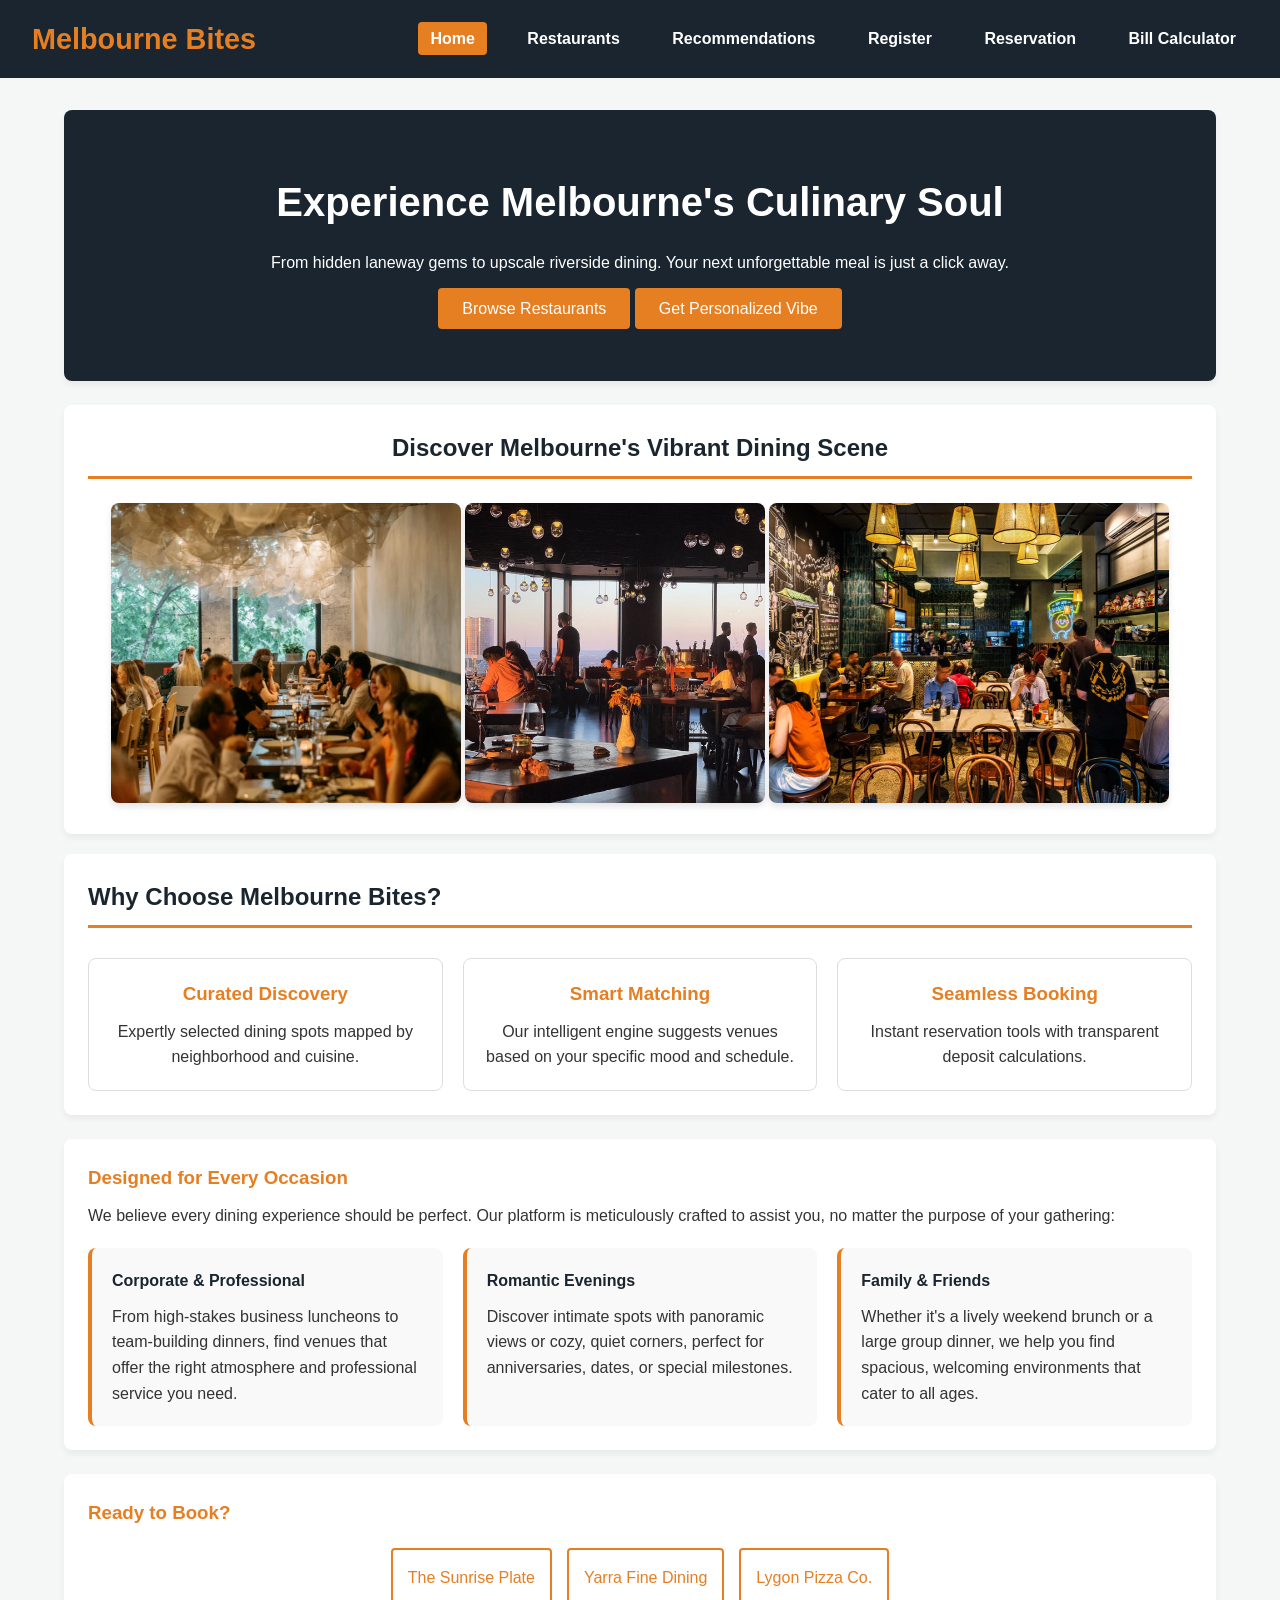
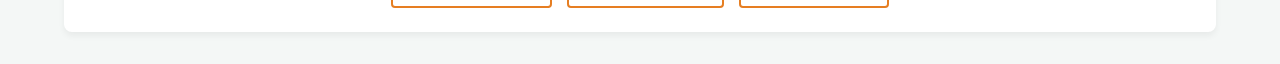
<file: index.html>
<!DOCTYPE html>
<html lang="en">
<head>
    <meta charset="UTF-8">
    <meta name="description" content="Web development">
    <meta name="keywords" content="HTML Markup">
    <meta name="author" content="Ramika Pietersz">
    <meta name="viewport" content="width=device-width, initial-scale=1.0">
    <title>Melbourne Bites | Discover & Dine</title>
    
    <!-- Link to external CSS stylesheet -->    
    <link rel="stylesheet" href="css/style.css">
</head>
<body>
    <header>
        <h1>Melbourne Bites</h1>
        <!-- Navigation menu -->
        <nav>
            <a href="index.html" class="active">Home</a>
            <a href="restaurants.html">Restaurants</a>
            <a href="recommendation.html">Recommendations</a>
            <a href="register.html">Register</a>
            <a href="reservation.html">Reservation</a>
            <a href="calculator.html">Bill Calculator</a>
            
        </nav>
    </header>
    
    <main>
        <section class="hero">
            <h1 headingoffset="0">Experience Melbourne's Culinary Soul</h1>
            <p>From hidden laneway gems to upscale riverside dining. Your next unforgettable meal is just a click away.</p>
            <!-- Call-to-action buttons -->
            <div class="hero-actions">
                <a href="restaurants.html" class="btn-primary">Browse Restaurants</a>
                <a href="recommend.html" class="btn-secondary">Get Personalized Vibe</a>
            </div>
        </section>

        <!-- Image gallery section -->
        <section style="text-align: center; margin: 20px 0;">
            <h2>Discover Melbourne's Vibrant Dining Scene</h2>
            <img src="images/homeimage.jpeg" alt="Lively dining atmosphere inside a Melbourne restaurant" style="max-width: 350px; height: 300px; border-radius: 8px; box-shadow: 0 4px 6px rgba(0,0,0,0.1);">
            <img src="images/homeimage1.jpeg" alt="Lively dining atmosphere inside a Melbourne restaurant" style="max-width: 400px; height: 300px; border-radius: 8px; box-shadow: 0 4px 6px rgba(0,0,0,0.1);">
            <img src="images/homeimage2.jpeg" alt="Lively dining atmosphere inside a Melbourne restaurant" style="max-width: 400px; height: 300px; border-radius: 8px; box-shadow: 0 4px 6px rgba(0,0,0,0.1);">
        </section>

        <!-- Features section highlighting key benefits -->
        <section class="features">
            <h2>Why Choose Melbourne Bites?</h2>
            <div class="feature-grid">
                <div class="feature-card">
                    <h3>Curated Discovery</h3>
                    <p>Expertly selected dining spots mapped by neighborhood and cuisine.</p>
                </div>
                <div class="feature-card">
                    <h3>Smart Matching</h3>
                    <p>Our intelligent engine suggests venues based on your specific mood and schedule.</p>
                </div>
                <div class="feature-card">
                    <h3>Seamless Booking</h3>
                    <p>Instant reservation tools with transparent deposit calculations.</p>
                </div>
            </div>
        </section>

        <section class="audience">
            <h3>Designed for Every Occasion</h3>
            <p>We believe every dining experience should be perfect. Our platform is meticulously crafted to assist you, no matter the purpose of your gathering:</p>
            
            <div class="occasion-grid">
                <div class="occasion-item">
                    <h4>Corporate & Professional</h4>
                    <p>From high-stakes business luncheons to team-building dinners, find venues that offer the right atmosphere and professional service you need.</p>
                </div>
                <div class="occasion-item">
                    <h4>Romantic Evenings</h4>
                    <p>Discover intimate spots with panoramic views or cozy, quiet corners, perfect for anniversaries, dates, or special milestones.</p>
                </div>
                <div class="occasion-item">
                    <h4>Family & Friends</h4>
                    <p>Whether it's a lively weekend brunch or a large group dinner, we help you find spacious, welcoming environments that cater to all ages.</p>
                </div>
            </div>
        </section>

        <section class="quick-book">
            <h3>Ready to Book?</h3>
            <!-- Links to reservation page with query parameters -->
            <div class="quick-book-grid">
                <a href="reservation.html?restaurant=sunrise">The Sunrise Plate</a>
                <a href="reservation.html?restaurant=yarra">Yarra Fine Dining</a>
                <a href="reservation.html?restaurant=lygon">Lygon Pizza Co.</a>
            </div>
        </section>
    </main>

    <script src="https://code.jquery.com/jquery-3.7.1.min.js"></script>
    <script src="js/script.js"></script>
</body>
</html>
</file>
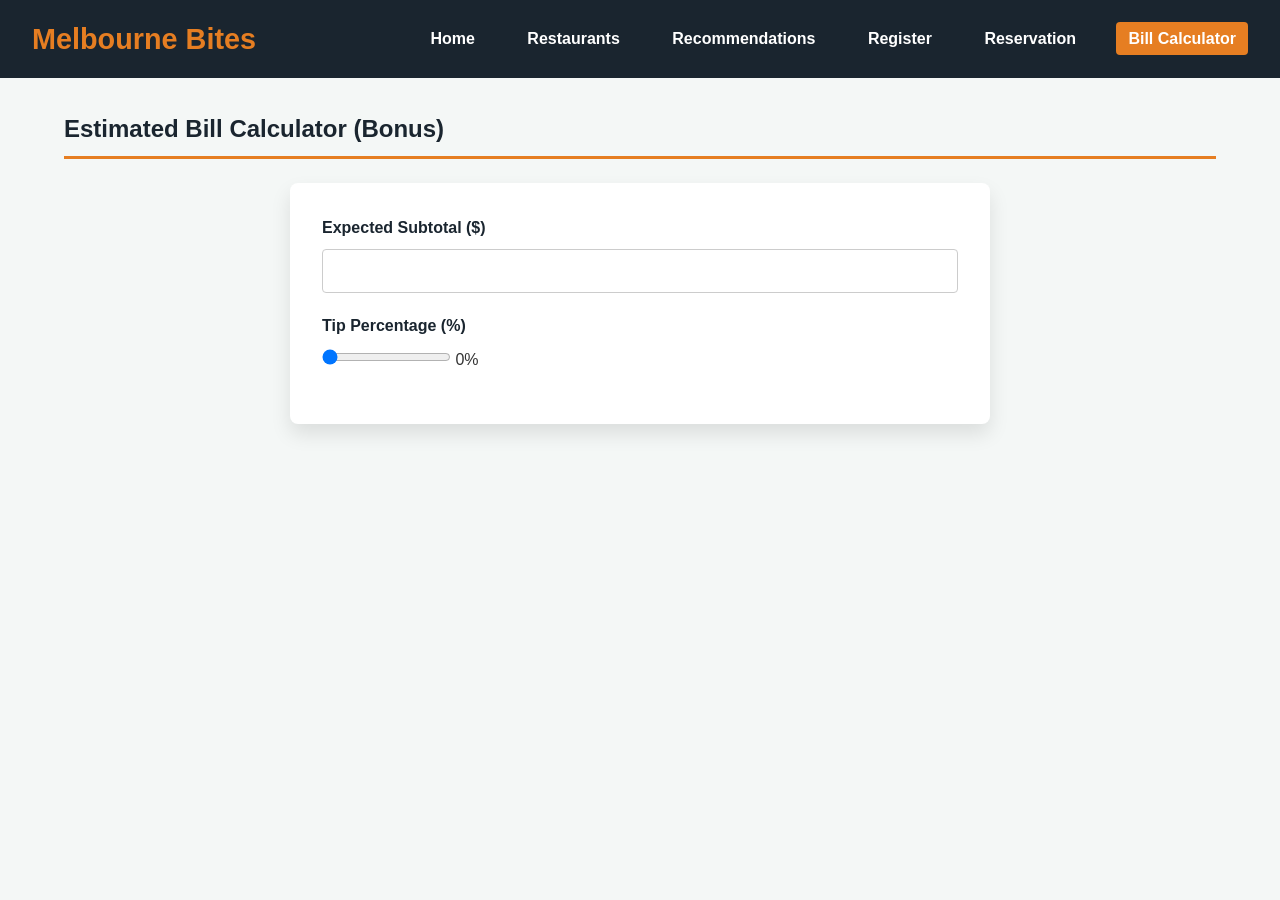
<file: calculator.html>
<!DOCTYPE html>
<html lang="en">
<head>
    <meta charset="UTF-8">
    <meta name="description" content="Web development">
    <meta name="keywords" content="HTML Markup">
    <meta name="author" content="Ramika Pietersz">
    <meta name="viewport" content="width=device-width, initial-scale=1.0">
    <title>Bill Calculator | Melbourne Bites</title>
    <!-- Link to external CSS stylesheet -->
    <link rel="stylesheet" href="css/style.css">
</head>
<body>
    <header>
    <h1>Melbourne Bites</h1>
    <nav>
        <!-- Navigation menu -->
        <a href="index.html">Home</a>
        <a href="restaurants.html">Restaurants</a>
        <a href="recommendation.html">Recommendations</a>
        <a href="register.html">Register</a>
        <a href="reservation.html">Reservation</a>
        <a href="calculator.html">Bill Calculator</a>
        
    </nav>
    </header>
    <main>
        <h2>Estimated Bill Calculator (Bonus)</h2>
        <!-- Form for bill calculation -->
        <form id="calcForm">

            <!-- Subtotal input field -->
            <div class="form-group">
                <label for="subtotal">Expected Subtotal ($)</label>
                <input type="number" id="subtotal" min="0" step="1" required>
            </div>

            <!-- Tip percentage slider -->
            <div class="form-group">
                <label for="tip">Tip Percentage (%)</label>
                <input type="range" id="tip" min="0" max="30" value="0">
                <!-- Displays selected tip value -->
                <span id="tipVal">0%</span>
            </div>
            <p id="calcResult" style="margin-top: 15px; font-weight: bold; font-size: 1.2rem;"></p>
        </form>
    </main>

    <!-- Link to JavaScript file for calculator functionality -->
    <script src="js/script.js"></script>
</body>
</html>
</file>
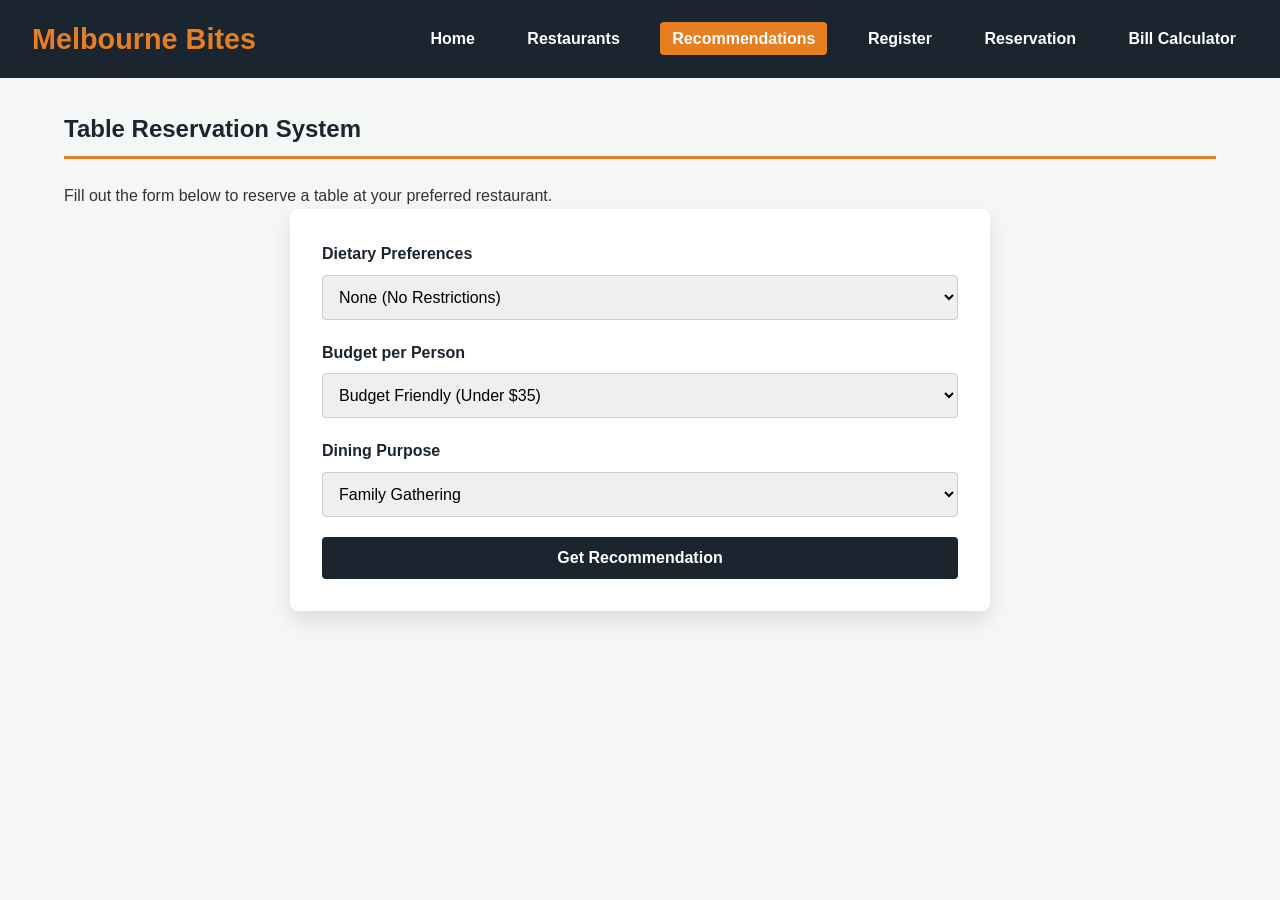
<file: recommendation.html>
<!DOCTYPE html>
<html lang="en">
<head>
    <meta charset="UTF-8">
    <meta name="description" content="Web development">
    <meta name="keywords" content="HTML Markup">
    <meta name="author" content="Ramika Pietersz">
    <meta name="viewport" content="width=device-width, initial-scale=1.0">
    <title>Recommendations | Melbourne Bites</title>
    <!-- Link to external CSS stylesheet -->
    <link rel="stylesheet" href="css/style.css">
</head>
<body>
    <header>
        <h1>Melbourne Bites</h1>
        <nav>
            <!-- Navigation menu -->
            <a href="index.html">Home</a>
            <a href="restaurants.html">Restaurants</a>
            <a href="recommendation.html">Recommendations</a>
            <a href="register.html">Register</a>
            <a href="reservation.html">Reservation</a>
            <a href="calculator.html">Bill Calculator</a>
            
        </nav>
    </header>
    <main>

        <!-- Page heading and description -->
        <h2>Table Reservation System</h2>
        <p>Fill out the form below to reserve a table at your preferred restaurant.</p>

        <!-- Form used to collect user preferences -->
        <form id="reservationForm" action="http://mercury.swin.edu.au/it000000/cos10005/regtest.php" method="POST">
            <!-- Error display area for validation feedback -->
            <div id="resErrorBox" class="error-box">
                <strong>Please fix the highlighted reservation requirements:</strong>
                <ul id="resErrorList"></ul>
            </div>

            <!-- Dietary preference selection -->
            <div class="form-group">
                <label for="dietPref">Dietary Preferences</label>
                <select id="dietPref">
                    <option value="None">None (No Restrictions)</option>
                    <option value="Vegan">Vegan (Strictly Plant-Based)</option>
                    <option value="Halal">Halal Friendly</option>
                </select>
            </div>

            <!-- Budget selection -->
            <div class="form-group">
                <label for="budgetRange">Budget per Person</label>
                <select id="budgetRange">
                    <option value="low">Budget Friendly (Under $35)</option>
                    <option value="mid">Moderate Dining ($35 - $60)</option>
                    <option value="high">Premium / Fine Dining ($60+)</option>
                </select>
            </div>

            <!-- Purpose of dining -->
            <div class="form-group">
                <label for="diningPurpose">Dining Purpose</label>
                <select id="diningPurpose">
                    <option value="Family">Family Gathering</option>
                    <option value="Date">Romantic Date Night</option>
                    <option value="Business">Business / Professional Luncheon</option>
                </select>
            </div>

            <!-- Button that triggers recommendation logic (JavaScript) -->
            <button type="button" id="getRecommendationBtn">Get Recommendation</button>
        </form>

        <!-- Output box where recommendation result is displayed -->
        <div id="recommendationResultBox" style="display:none; margin: 2rem auto; max-width: 700px; padding: 1.5rem; background: #fff; border-left: 5px solid var(--accent-orange); border-radius: 4px; box-shadow: var(--shadow-medium); text-align: center;">
            <h3 id="recTitle" style="margin-bottom: 10px; color: var(--primary-navy);">Your Restaurant Recommendation:</h3>
            <p id="recText" style="margin-bottom: 15px;"></p>
            <a id="recLink" href="#" style="display: inline-block; background: var(--accent-orange); color:#fff; padding: 10px 20px; text-decoration: none; font-weight: bold; border-radius: 4px;">Select and Book Now</a>
        </div>
    </main>
    <script src="js/script.js"></script>
</body>
</html>
</file>
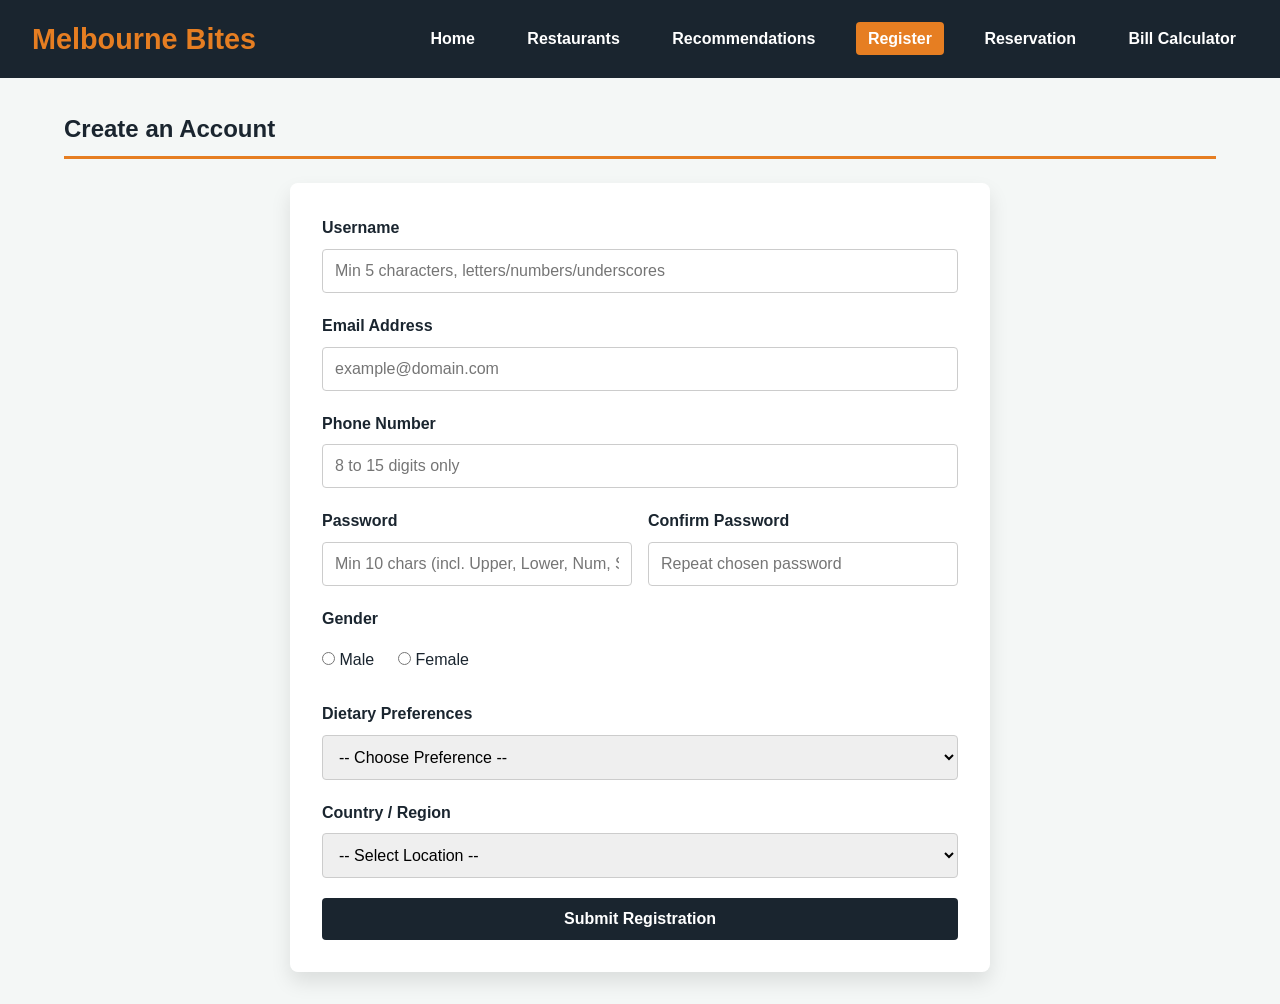
<file: register.html>
<!DOCTYPE html>
<html lang="en">
<head>
    <meta charset="UTF-8">
    <meta name="description" content="Web development">
    <meta name="keywords" content="HTML Markup">
    <meta name="author" content="Ramika Pietersz">
    <meta name="viewport" content="width=device-width, initial-scale=1.0">
    <title>Register | Melbourne Bites</title>
    <!-- Link to external CSS stylesheet -->
    <link rel="stylesheet" href="css/style.css">
</head>
<body>
    <header>
        <h1>Melbourne Bites</h1>
        <nav>
            <!-- Navigation menu -->
            <a href="index.html">Home</a>
            <a href="restaurants.html">Restaurants</a>
            <a href="recommendation.html">Recommendations</a>
            <a href="register.html">Register</a>
            <a href="reservation.html">Reservation</a>
            <a href="calculator.html">Bill Calculator</a>
            
        </nav>
    </header>
    <main>
        <h2>Create an Account</h2>
        
        <!-- Registration form (submitted using POST method) -->
        <form id="registerForm" action="http://mercury.swin.edu.au/it000000/cos10005/regtest.php" method="POST">
            <!-- Error display area for validation messages -->
            <div id="regErrorBox" class="error-box">
                <strong>Please resolve the following entry violations:</strong>
                <ul id="regErrorList"></ul>
            </div>
            
            <!-- Username input -->
            <div class="form-group">
                <label for="regUser">Username</label>
                <input type="text" name="username" id="regUser" placeholder="Min 5 characters, letters/numbers/underscores">
            </div>

            <!-- Email input -->
            <div class="form-group">
                <label for="regEmail">Email Address</label>
                <input type="email" name="email" id="regEmail" placeholder="example@domain.com">
            </div>

            <!-- Phone number input -->
            <div class="form-group">
                <label for="regPhone">Phone Number</label>
                <input type="tel" name="phone" id="regPhone" placeholder="8 to 15 digits only">
            </div>

            <!-- Password and confirmation fields-->
            <div class="form-row">
                <div class="form-group">
                    <label for="regPwd">Password</label>
                    <input type="password" name="password" id="regPwd" placeholder="Min 10 chars (incl. Upper, Lower, Num, Special)">
                </div>
                <div class="form-group">
                    <label for="regConfirm">Confirm Password</label>
                    <input type="password" id="regConfirm" placeholder="Repeat chosen password">
                </div>
            </div>

             <!-- Gender selection (radio buttons) -->
            <div class="form-group">
                <label>Gender</label>
                <div class="radio-group">
                    <label><input type="radio" name="gender" value="Male" id="genderM"> Male</label>
                    <label><input type="radio" name="gender" value="Female" id="genderF"> Female</label>
                </div>
            </div>

            <!-- Dietary preference dropdown -->
            <div class="form-group">
                <label for="regDiet">Dietary Preferences</label>
                <select name="dietary" id="regDiet">
                    <option value="">-- Choose Preference --</option>
                    <option value="None">None</option>
                    <option value="Vegan">Vegan</option>
                    <option value="Halal">Halal</option>
                </select>
            </div>

            <!-- Country / Region dropdown -->
            <div class="form-group">
                <label for="regCountry">Country / Region</label>
                <select name="country" id="regCountry">
                    <option value="">-- Select Location --</option>
                    <option value="Australia">Australia</option>
                    <option value="Sri Lanka">Sri Lanka</option>
                    <option value="New Zealand">New Zealand</option>
                    <option value="Other">Other</option>
                </select>
            </div>
            <button type="submit">Submit Registration</button>
        </form>
    </main>
    <script src="js/script.js"></script>
</body>
</html>
</file>
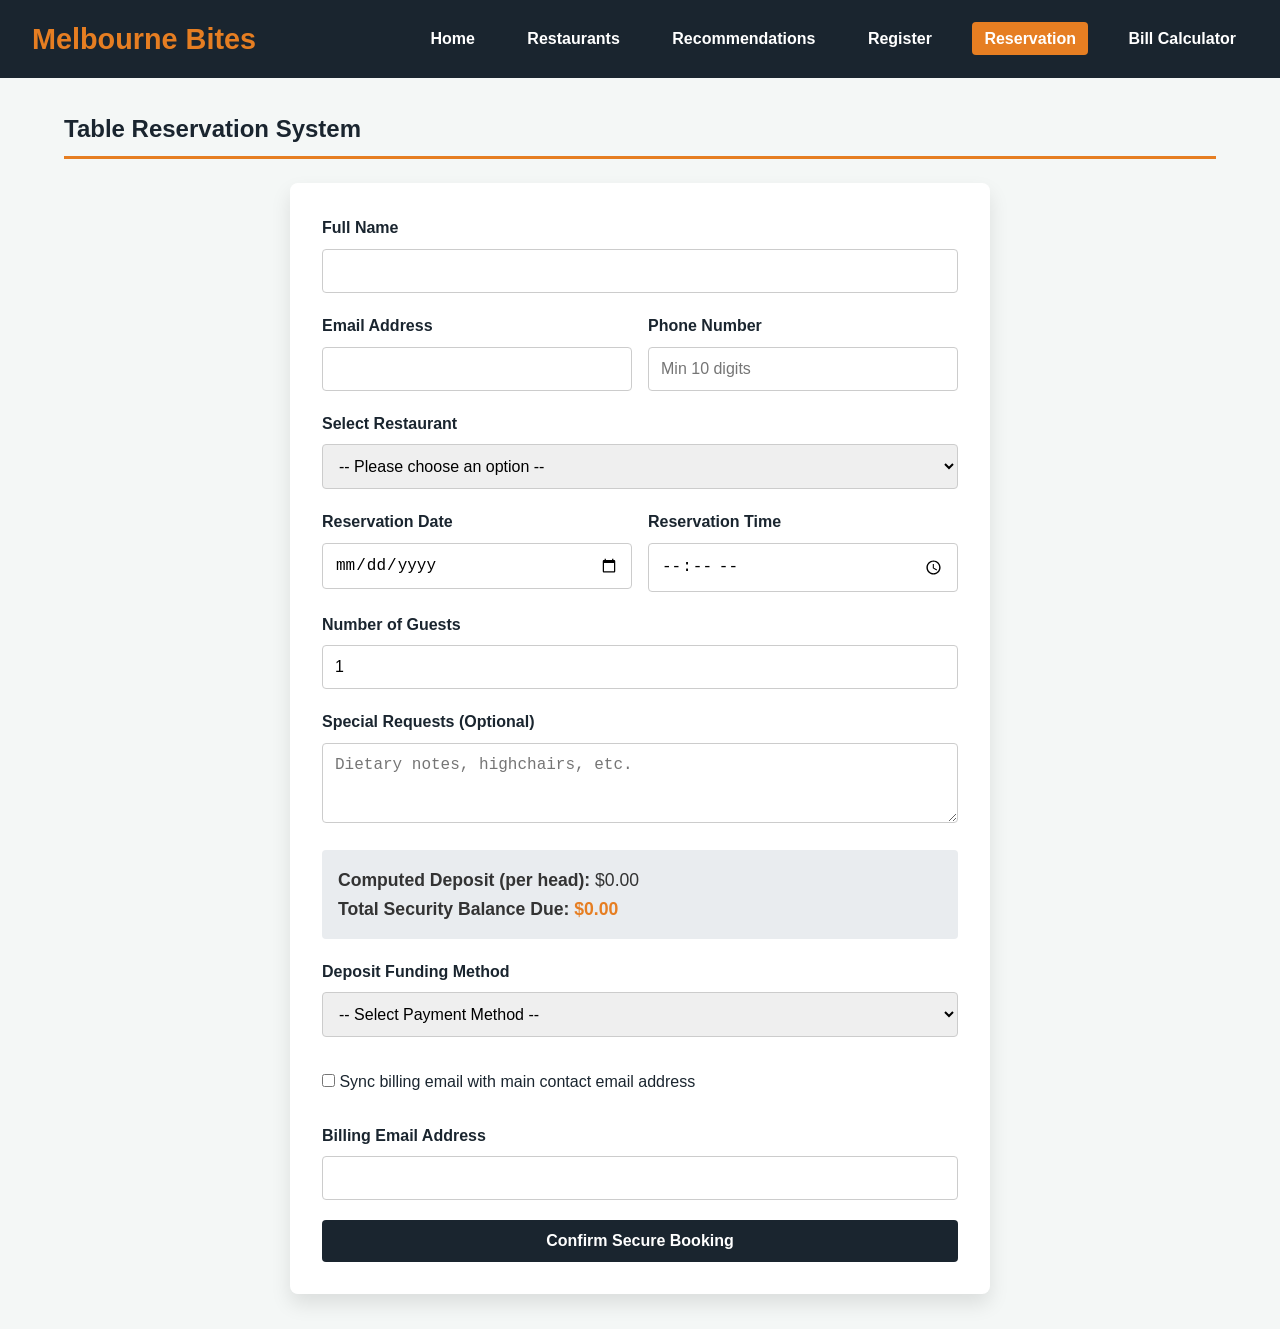
<file: reservation.html>
<!DOCTYPE html>
<html lang="en">
<head>
    <meta charset="UTF-8">
    <meta name="description" content="Web development">
    <meta name="keywords" content="HTML Markup">
    <meta name="author" content="Ramika Pietersz">
    <meta name="viewport" content="width=device-width, initial-scale=1.0">
    <title>Reserve | Melbourne Bites</title>
    <!-- Link to external CSS stylesheet -->
    <link rel="stylesheet" href="css/style.css">
</head>
<body>
    <header>
        <h1>Melbourne Bites</h1>
        <nav>
            <!-- Navigation menu -->
            <a href="index.html">Home</a>
            <a href="restaurants.html">Restaurants</a>
            <a href="recommendation.html">Recommendations</a>
            <a href="register.html">Register</a>
            <a href="reservation.html">Reservation</a>
            <a href="calculator.html">Bill Calculator</a>
            
        </nav>
    </header>
    <main>
        <h2>Table Reservation System</h2>
        
        <!-- Reservation form with POST method -->
        <form id="reservationForm" action="http://mercury.swin.edu.au/it000000/cos10005/regtest.php" method="POST">
            <!-- Error message box for validation -->
            <div id="resErrorBox" class="error-box">
                <strong>Please fix the highlighted reservation requirements:</strong>
                <!-- List to display validation errors -->
                <ul id="resErrorList"></ul>
            </div>

            <div class="form-group">
                <label for="resName">Full Name</label>
                <input type="text" name="fullname" id="resName">
            </div>
            <div class="form-row">
                <div class="form-group">
                    <label for="resEmail">Email Address</label>
                    <input type="email" name="email" id="resEmail">
                </div>
                <div class="form-group">
                    <label for="resPhone">Phone Number</label>
                    <input type="tel" name="phone" id="resPhone" placeholder="Min 10 digits">
                </div>
            </div>

            <!-- Restaurant selection dropdown -->
            <div class="form-group">
                <label for="restaurantSelect">Select Restaurant</label>
                <select name="restaurant" id="restaurantSelect">
                    <option value="">-- Please choose an option --</option>
                    <!-- Restaurant options with deposit details -->
                    <option value="sunrise">The Sunrise Plate (CBD) - $10.00 deposit/head</option>
                    <option value="yarra">Yarra Fine Dining (Southbank) - $25.00 deposit/head</option>
                    <option value="lygon">Lygon Pizza Co. (Carlton) - $15.00 deposit/head</option>
                    <option value="fitzroy">Fitzroy Vegan Kitchen (Fitzroy) - $12.00 deposit/head</option>
                    <option value="stkilda">St Kilda Seafood (St Kilda) - $20.00 deposit/head</option>
                    <option value="chinatown">Chinatown Dumplings (CBD) - $10.00 deposit/head</option>
                </select>
            </div>

            <!-- Date and time row -->
            <div class="form-row">
                <div class="form-group">
                    <label for="resDate">Reservation Date</label>
                    <input type="date" name="date" id="resDate">
                </div>

                <!-- Time input -->
                <div class="form-group">
                    <label for="resTime">Reservation Time</label>
                    <input type="time" name="time" id="resTime">
                </div>
            </div>

            <!-- Number of guests -->
            <div class="form-group">
                <label for="resGuests">Number of Guests</label>
                <input type="number" name="guests" id="resGuests" min="1" value="1">
            </div>

            <!-- Special request textarea -->
            <div class="form-group">
                <label for="resRequest">Special Requests (Optional)</label>
                <textarea name="requests" id="resRequest" rows="3" placeholder="Dietary notes, highchairs, etc."></textarea>
            </div>
            
            <!-- Section showing calculated deposit -->
            <div class="form-group" style="background:#e9ecef; padding:1rem; border-radius:4px; font-size:1.1rem;">
                <p><strong>Computed Deposit (per head): </strong> <span id="perHeadDisplay">$0.00</span></p>
                <p><strong>Total Security Balance Due: </strong> <span id="totalDepositDisplay" style="color:var(--accent-orange); font-weight:bold;">$0.00</span></p>
            </div>

            <!-- Payment method selection -->
            <div class="form-group">
                <label for="paymentMethod">Deposit Funding Method</label>
                <select name="payment_method" id="paymentMethod">
                    <option value="none">-- Select Payment Method --</option>
                    <option value="Online">Online Credit Card Payment</option>
                    <option value="Voucher">Prepaid Business Voucher</option>
                </select>
            </div>

            <!-- Voucher input section (hidden by default) -->
            <div id="voucherSection" class="conditional-field" style="display:none;">
                <label for="voucherCode">12-Digit Voucher Code</label>
                <input type="text" name="voucher_code" id="voucherCode"
                    placeholder="Enter exactly 12 numeric digits" maxlength="12">
            </div>

                <!-- Card details section (hidden by default) -->
            <div id="cardSection" style="display:none;">
                <label>Select Card Type:</label>
                <div class="radio-group">

                    <!-- Visa/MasterCard option -->
                    <input type="radio" name="cardType" value="visa" id="visaRadio"> 
                    <label for="visaRadio">Visa/MC</label>

                    <!-- American Express option -->                    
                    <input type="radio" name="cardType" value="amex" id="amexRadio"> 
                    <label for="amexRadio">Amex</label>
                </div>
                
                <!-- Card number input -->
                <input type="text" id="cardNum" placeholder="Insert card number">
            </div>

            <!-- Checkbox to sync billing email -->
            <div class="form-group" style="margin-top:1.5rem;">
                <div class="checkbox-group">
                    <label><input type="checkbox" id="sameAsEmail"> Sync billing email with main contact email address</label>
                </div>
            </div>

            <!-- Billing email input -->
            <div class="form-group">
                <label for="billingEmail">Billing Email Address</label>
                <input type="email" name="billing_email" id="billingEmail">
            </div>

            <!-- Submit button -->
            <button type="submit">Confirm Secure Booking</button>
        </form>
    </main>
    <script src="js/script.js"></script>
</body>
</html>
</file>
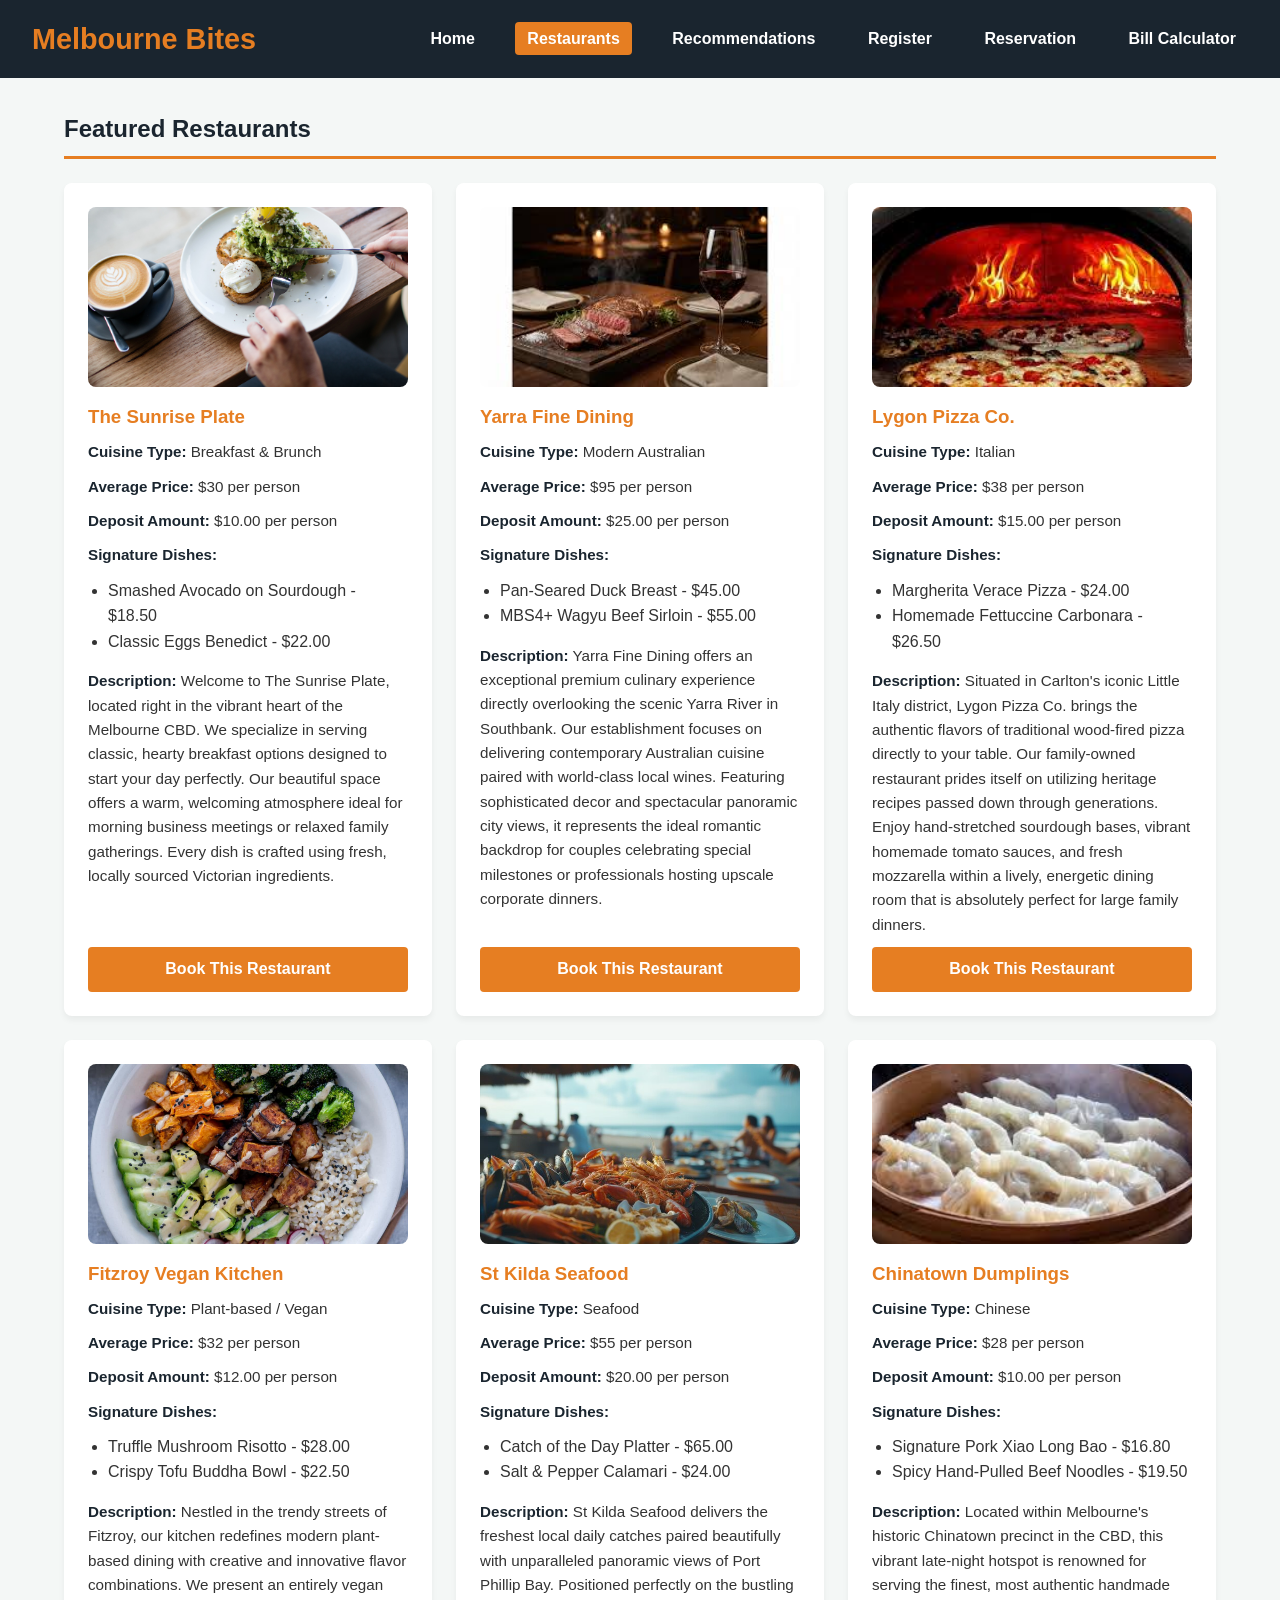
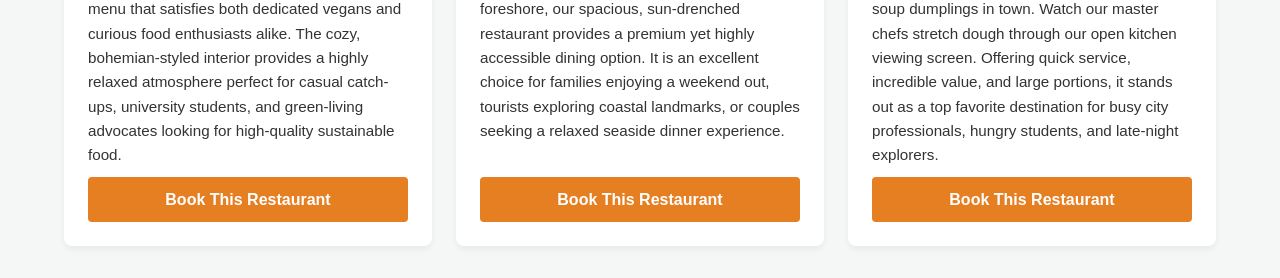
<file: restaurants.html>
<!DOCTYPE html>
<html lang="en">
<head>
    <meta charset="UTF-8">
    <meta name="description" content="Web development">
    <meta name="keywords" content="HTML Markup">
    <meta name="author" content="Ramika Pietersz">
    <meta name="viewport" content="width=device-width, initial-scale=1.0">
    <title>Restaurants | Melbourne Bites</title>
    <!-- Link to external CSS stylesheet -->
    <link rel="stylesheet" href="css/style.css">
</head>
<body>
    <header>
        <h1>Melbourne Bites</h1>
        <nav>
            <!-- Navigation menu -->
            <a href="index.html">Home</a>
            <a href="restaurants.html">Restaurants</a>
            <a href="recommendation.html">Recommendations</a>
            <a href="register.html">Register</a>
            <a href="reservation.html">Reservation</a>
            <a href="calculator.html">Bill Calculator</a>
            
        </nav>
    </header>
    <main>
        <h2>Featured Restaurants</h2>
        <!-- Grid container holding all restaurant cards -->
        <div class="restaurant-grid">
            
            <!-- Individual restaurant card -->
            <article class="restaurant-card">
                <img src="images/sunrise.jpg" alt="Smashed avocado and breakfast spreads on wooden table" style="width: 100%; height: 180px; object-fit: cover; border-radius: 8px; margin-bottom: 15px;">
               
                <!-- Restaurant name -->
                <h3>The Sunrise Plate</h3>
                <!-- Key details -->
                <p><strong>Cuisine Type:</strong> Breakfast & Brunch</p>
                <p><strong>Average Price:</strong> $30 per person</p>
                <p><strong>Deposit Amount:</strong> $10.00 per person</p>
                <!-- Menu highlights -->
                <p><strong>Signature Dishes:</strong></p>
                <ul>
                    <li>Smashed Avocado on Sourdough - $18.50</li>
                    <li>Classic Eggs Benedict - $22.00</li>
                </ul>

                <!-- Description -->
                <p><strong>Description:</strong> Welcome to The Sunrise Plate, located right in the vibrant heart of the Melbourne CBD. We specialize in serving classic, hearty breakfast options designed to start your day perfectly. Our beautiful space offers a warm, welcoming atmosphere ideal for morning business meetings or relaxed family gatherings. Every dish is crafted using fresh, locally sourced Victorian ingredients.</p>
                <a href="reservation.html?restaurant=sunrise" class="book-now-btn">Book This Restaurant</a>
            </article>

            <!-- Individual restaurant card -->
            <article class="restaurant-card">
                <img src="images/yarra.jpg" alt="Premium steak and fine wine setup" style="width: 100%; height: 180px; object-fit: fill; border-radius: 8px; margin-bottom: 15px;">
                
                <!-- Restaurant name -->
                <h3>Yarra Fine Dining</h3>
                <!-- Key details -->
                <p><strong>Cuisine Type:</strong> Modern Australian</p>
                <p><strong>Average Price:</strong> $95 per person</p>
                <p><strong>Deposit Amount:</strong> $25.00 per person</p>
                <!-- Menu highlights -->
                <p><strong>Signature Dishes:</strong></p>
                <ul>
                    <li>Pan-Seared Duck Breast - $45.00</li>
                    <li>MBS4+ Wagyu Beef Sirloin - $55.00</li>
                </ul>
                <!-- Description -->
                <p><strong>Description:</strong> Yarra Fine Dining offers an exceptional premium culinary experience directly overlooking the scenic Yarra River in Southbank. Our establishment focuses on delivering contemporary Australian cuisine paired with world-class local wines. Featuring sophisticated decor and spectacular panoramic city views, it represents the ideal romantic backdrop for couples celebrating special milestones or professionals hosting upscale corporate dinners.</p>
                <a href="reservation.html?restaurant=yarra" class="book-now-btn">Book This Restaurant</a>
            </article>

            <!-- Individual restaurant card -->
            <article class="restaurant-card">
                <img src="images/lygon.jpg" alt="Traditional Italian thin crust pizza fresh out of woodfired oven" style="width: 100%; height: 180px; object-fit: cover; border-radius: 8px; margin-bottom: 15px;">
                <!-- Restaurant name -->
                <h3>Lygon Pizza Co.</h3>
                <!-- Key details -->
                <p><strong>Cuisine Type:</strong> Italian</p>
                <p><strong>Average Price:</strong> $38 per person</p>
                <p><strong>Deposit Amount:</strong> $15.00 per person</p>
                <!-- Menu highlights -->
                <p><strong>Signature Dishes:</strong></p>
                <ul>
                    <li>Margherita Verace Pizza - $24.00</li>
                    <li>Homemade Fettuccine Carbonara - $26.50</li>
                </ul>
                <!-- Description -->
                <p><strong>Description:</strong> Situated in Carlton's iconic Little Italy district, Lygon Pizza Co. brings the authentic flavors of traditional wood-fired pizza directly to your table. Our family-owned restaurant prides itself on utilizing heritage recipes passed down through generations. Enjoy hand-stretched sourdough bases, vibrant homemade tomato sauces, and fresh mozzarella within a lively, energetic dining room that is absolutely perfect for large family dinners.</p>
                <a href="reservation.html?restaurant=lygon" class="book-now-btn">Book This Restaurant</a>
            </article>

            <!-- Individual restaurant card -->
            <article class="restaurant-card">
                <img src="images/fitzroy.jpg" alt="Healthy plant-based Buddha bowl featuring mixed grains and tofu" style="width: 100%; height: 180px; object-fit: cover; border-radius: 8px; margin-bottom: 15px;">
                <!-- Restaurant name -->
                <h3>Fitzroy Vegan Kitchen</h3>
                <!-- Key details -->
                <p><strong>Cuisine Type:</strong> Plant-based / Vegan</p>
                <p><strong>Average Price:</strong> $32 per person</p>
                <p><strong>Deposit Amount:</strong> $12.00 per person</p>
                <!-- Menu highlights -->
                <p><strong>Signature Dishes:</strong></p>
                <ul>
                    <li>Truffle Mushroom Risotto - $28.00</li>
                    <li>Crispy Tofu Buddha Bowl - $22.50</li>
                </ul>
                <!-- Description -->
                <p><strong>Description:</strong> Nestled in the trendy streets of Fitzroy, our kitchen redefines modern plant-based dining with creative and innovative flavor combinations. We present an entirely vegan menu that satisfies both dedicated vegans and curious food enthusiasts alike. The cozy, bohemian-styled interior provides a highly relaxed atmosphere perfect for casual catch-ups, university students, and green-living advocates looking for high-quality sustainable food.</p>
                <a href="reservation.html?restaurant=fitzroy" class="book-now-btn">Book This Restaurant</a>
            </article>

            <!-- Individual restaurant card -->
            <article class="restaurant-card">
                <img src="images/stkilda.jpg" alt="Garnished seafood platter with beach side view background" style="width: 100%; height: 180px; object-fit: cover; border-radius: 8px; margin-bottom: 15px;">
                <!-- Restaurant name -->
                <h3>St Kilda Seafood</h3>
                <!-- Key details -->
                <p><strong>Cuisine Type:</strong> Seafood</p>
                <p><strong>Average Price:</strong> $55 per person</p>
                <p><strong>Deposit Amount:</strong> $20.00 per person</p>
                <!-- Menu highlights -->
                <p><strong>Signature Dishes:</strong></p>
                <ul>
                    <li>Catch of the Day Platter - $65.00</li>
                    <li>Salt & Pepper Calamari - $24.00</li>
                </ul>
                <!-- Description -->
                <p><strong>Description:</strong> St Kilda Seafood delivers the freshest local daily catches paired beautifully with unparalleled panoramic views of Port Phillip Bay. Positioned perfectly on the bustling foreshore, our spacious, sun-drenched restaurant provides a premium yet highly accessible dining option. It is an excellent choice for families enjoying a weekend out, tourists exploring coastal landmarks, or couples seeking a relaxed seaside dinner experience.</p>
                <a href="reservation.html?restaurant=stkilda" class="book-now-btn">Book This Restaurant</a>
            </article>

            <!-- Individual restaurant card -->
            <article class="restaurant-card">
                <img src="images/chinatown.jpg" alt="Steaming bamboo baskets containing freshly prepared pork soup dumplings" style="width: 100%; height: 180px; object-fit: cover; border-radius: 8px; margin-bottom: 15px;">
                <!-- Restaurant name -->
                <h3>Chinatown Dumplings</h3>
                <!-- Key details -->
                <p><strong>Cuisine Type:</strong> Chinese</p>
                <p><strong>Average Price:</strong> $28 per person</p>
                <p><strong>Deposit Amount:</strong> $10.00 per person</p>
                <!-- Menu highlights -->
                <p><strong>Signature Dishes:</strong></p>
                <ul>
                    <li>Signature Pork Xiao Long Bao - $16.80</li>
                    <li>Spicy Hand-Pulled Beef Noodles - $19.50</li>
                </ul>
                <!-- Description -->
                <p><strong>Description:</strong> Located within Melbourne's historic Chinatown precinct in the CBD, this vibrant late-night hotspot is renowned for serving the finest, most authentic handmade soup dumplings in town. Watch our master chefs stretch dough through our open kitchen viewing screen. Offering quick service, incredible value, and large portions, it stands out as a top favorite destination for busy city professionals, hungry students, and late-night explorers.</p>
                <a href="reservation.html?restaurant=chinatown" class="book-now-btn">Book This Restaurant</a>
            </article>

        </div>
    </main>
    <script src="js/script.js"></script>
</body>
</html>
</file>
<file: css/style.css>
/* 1. Global Variables & Modern Reset */
:root {
    --primary-navy: #1a252f;      
    --accent-orange: #e67e22;     
    --accent-gold: #f39c12;       
    --bg-light-slate: #f4f7f6;    
    --card-white: #ffffff;        
    --text-charcoal: #333333;     
    --text-muted: #7f8c8d;       
    --error-red: #e74c3c;
    
    --shadow-subtle: 0 4px 6px rgba(0,0,0,0.05);
    --shadow-medium: 0 10px 20px rgba(0,0,0,0.1);
}

* { 
    box-sizing: border-box; 
    margin: 0; 
    padding: 0; 
}

body { 
    background-color: var(--bg-light-slate); 
    color: var(--text-charcoal); 
    font-family: 'Segoe UI', Tahoma, Geneva, Verdana, sans-serif;
    line-height: 1.6;
}

/* Hero Styles */
.hero { text-align: center; padding: 60px 20px; background: var(--primary-navy); color: white; }
.hero h1 { font-size: 2.5rem; margin-bottom: 1rem; }
.hero-actions { margin-top: 20px; }
.btn-primary { background: var(--accent-orange); color: white; padding: 12px 24px; text-decoration: none; border-radius: 4px; }
.btn-secondary { background: var(--accent-orange); color: white; padding: 12px 24px; text-decoration: none; border-radius: 4px; }

/* Grid for Features */
.feature-grid { display: grid; grid-template-columns: repeat(auto-fit, minmax(250px, 1fr)); gap: 20px; margin-top: 30px; }
.feature-card { padding: 20px; border: 1px solid #ddd; border-radius: 8px; text-align: center; }

/* Booking Grid */
.quick-book-grid { display: flex; justify-content: center; gap: 15px; margin-top: 20px; }
.quick-book-grid a { padding: 15px; border: 2px solid var(--accent-orange); color: var(--accent-orange); text-decoration: none; border-radius: 4px; transition: 0.3s; }
.quick-book-grid a:hover { background: var(--accent-orange); color: white; }

.occasion-grid { 
    display: grid; 
    grid-template-columns: repeat(auto-fit, minmax(280px, 1fr)); 
    gap: 20px; 
    margin-top: 20px; 
}

.occasion-item { 
    padding: 20px; 
    background: #f9f9f9; 
    border-radius: 8px; 
    border-left: 4px solid var(--accent-orange); 
}

.occasion-item h4 { 
    margin-bottom: 10px; 
    color: var(--primary-navy); 
}

/* 2. Header & Navigation */
header {
    background-color: var(--primary-navy);
    color: #ffffff;
    padding: 1rem 2rem;
    display: flex;
    justify-content: space-between;
    align-items: center;
}

header h1, header h2 {
    font-size: 1.8rem;
    color: var(--accent-orange);
}

nav a {
    color: #ffffff;
    text-decoration: none;
    margin-left: 1.5rem;
    font-weight: 600;
    padding: 0.5rem 0.75rem;
    border-radius: 4px;
    transition: background 0.3s;
}

nav a:hover, nav a.active {
    background-color: var(--accent-orange);
}

/* 3. Main Layout Container */
main {
    max-width: 1200px;
    margin: 2rem auto;
    padding: 0 1.5rem;
}

main h2 {
    color: var(--primary-navy);
    margin-bottom: 1.5rem;
    border-bottom: 3px solid var(--accent-orange);
    padding-bottom: 0.5rem;
}

section {
    background: var(--card-white);
    padding: 1.5rem;
    margin-bottom: 1.5rem;
    border-radius: 8px;
    box-shadow: var(--shadow-subtle);
}

section h3 {
    color: var(--accent-orange);
    margin-bottom: 10px;
}

ul {
    margin-left: 20px;
    margin-bottom: 15px;
}

/* 4. Restaurant Grid & Cards Layout */
.restaurant-grid {
    display: grid;
    grid-template-columns: repeat(3, 1fr);
    gap: 1.5rem;
}

.restaurant-card {
    background: var(--card-white);
    border-radius: 8px;
    padding: 1.5rem;
    box-shadow: var(--shadow-subtle);
    transition: transform 0.3s ease, box-shadow 0.3s ease;
    display: flex;
    flex-direction: column;
}

.restaurant-card:hover { 
    transform: translateY(-8px); 
    box-shadow: var(--shadow-medium); 
}

.restaurant-card h3 { color: var(--accent-orange); margin-bottom: 0.5rem; }
.restaurant-card p { font-size: 0.95rem; margin-bottom: 10px; }
.restaurant-card strong { color: var(--primary-navy); }

.book-now-btn {
    display: inline-block;
    background-color: var(--accent-orange);
    color: #ffffff;
    text-align: center;
    padding: 0.6rem;
    text-decoration: none;
    font-weight: bold;
    border-radius: 4px;
    margin-top: auto;
    transition: background 0.2s;
}

.book-now-btn:hover {
    background-color: #d35400;
}

/* 5. Forms Layout */
form {
    background: var(--card-white);
    padding: 2rem;
    border-radius: 8px;
    box-shadow: var(--shadow-medium);
    max-width: 700px;
    margin: 0 auto;
}

.form-group {
    margin-bottom: 1.25rem;
}

.form-row {
    display: flex;
    gap: 1rem;
    margin-bottom: 1.25rem;
}

.form-row .form-group {
    flex: 1;
    margin-bottom: 0;
}

label {
    display: block;
    margin-bottom: 0.5rem;
    font-weight: 600;
    color: var(--primary-navy);
}

input[type="text"],
input[type="email"],
input[type="tel"],
input[type="password"],
input[type="date"],
input[type="time"],
input[type="number"],
select,
textarea {
    width: 100%;
    padding: 0.75rem;
    border: 1px solid #ccc;
    border-radius: 4px;
    font-size: 1rem;
}

.radio-group, .checkbox-group {
    display: flex;
    gap: 1.5rem;
    padding-top: 0.5rem;
}

.radio-group label, .checkbox-group label {
    display: inline;
    font-weight: normal;
    cursor: pointer;
}

button {
    background-color: var(--primary-navy);
    color: #ffffff;
    padding: 0.75rem 1.5rem;
    border: none;
    border-radius: 4px;
    font-size: 1rem;
    font-weight: bold;
    cursor: pointer;
    width: 100%;
    transition: background 0.2s;
}

button:hover {
    background-color: var(--accent-orange);
}

/* 6. Dynamic Error and Result Boxes */
.error-box {
    background-color: #fde8e8;
    border-left: 5px solid var(--error-red);
    color: #9b1c1c;
    padding: 1rem;
    border-radius: 4px;
    margin-bottom: 1.5rem;
    display: none;
}

.error-box ul {
    margin-left: 20px;
    margin-bottom: 0;
}

.conditional-field {
    display: none;
    background: #f8f9fa;
    padding: 1rem;
    border-left: 4px solid var(--accent-gold);
    margin-top: 1rem;
    border-radius: 4px;
}


/* 8. Modern Responsive Design (Media Queries) */
/* Tablet View Layout */
@media (max-width: 1023px) and (min-width: 768px) {
    header { padding: 1rem; }
    .restaurant-grid { grid-template-columns: repeat(2, 1fr); }
    form { max-width: 90%; }
}

/* Mobile View Layout */
@media (max-width: 767px) {
    header {
        flex-direction: column;
        text-align: center;
        gap: 0.75rem;
    }
    nav {
        display: flex;
        flex-wrap: wrap;
        justify-content: center;
        gap: 0.5rem;
    }
    nav a { margin-left: 0; font-size: 0.9rem; }
    .restaurant-grid { grid-template-columns: 1fr; }
    form { padding: 1.25rem; }
    .form-row { flex-direction: column; gap: 1.25rem; }
}

/* Animation: Fade in and slide up */
@keyframes fadeInSlide {
    from {
        opacity: 0;
        transform: translateY(20px);
    }
    to {
        opacity: 1;
        transform: translateY(0);
    }
}

/* Apply animation to the main content of every page */
main {
    animation: fadeInSlide 0.8s ease-out forwards;
}
</file>
